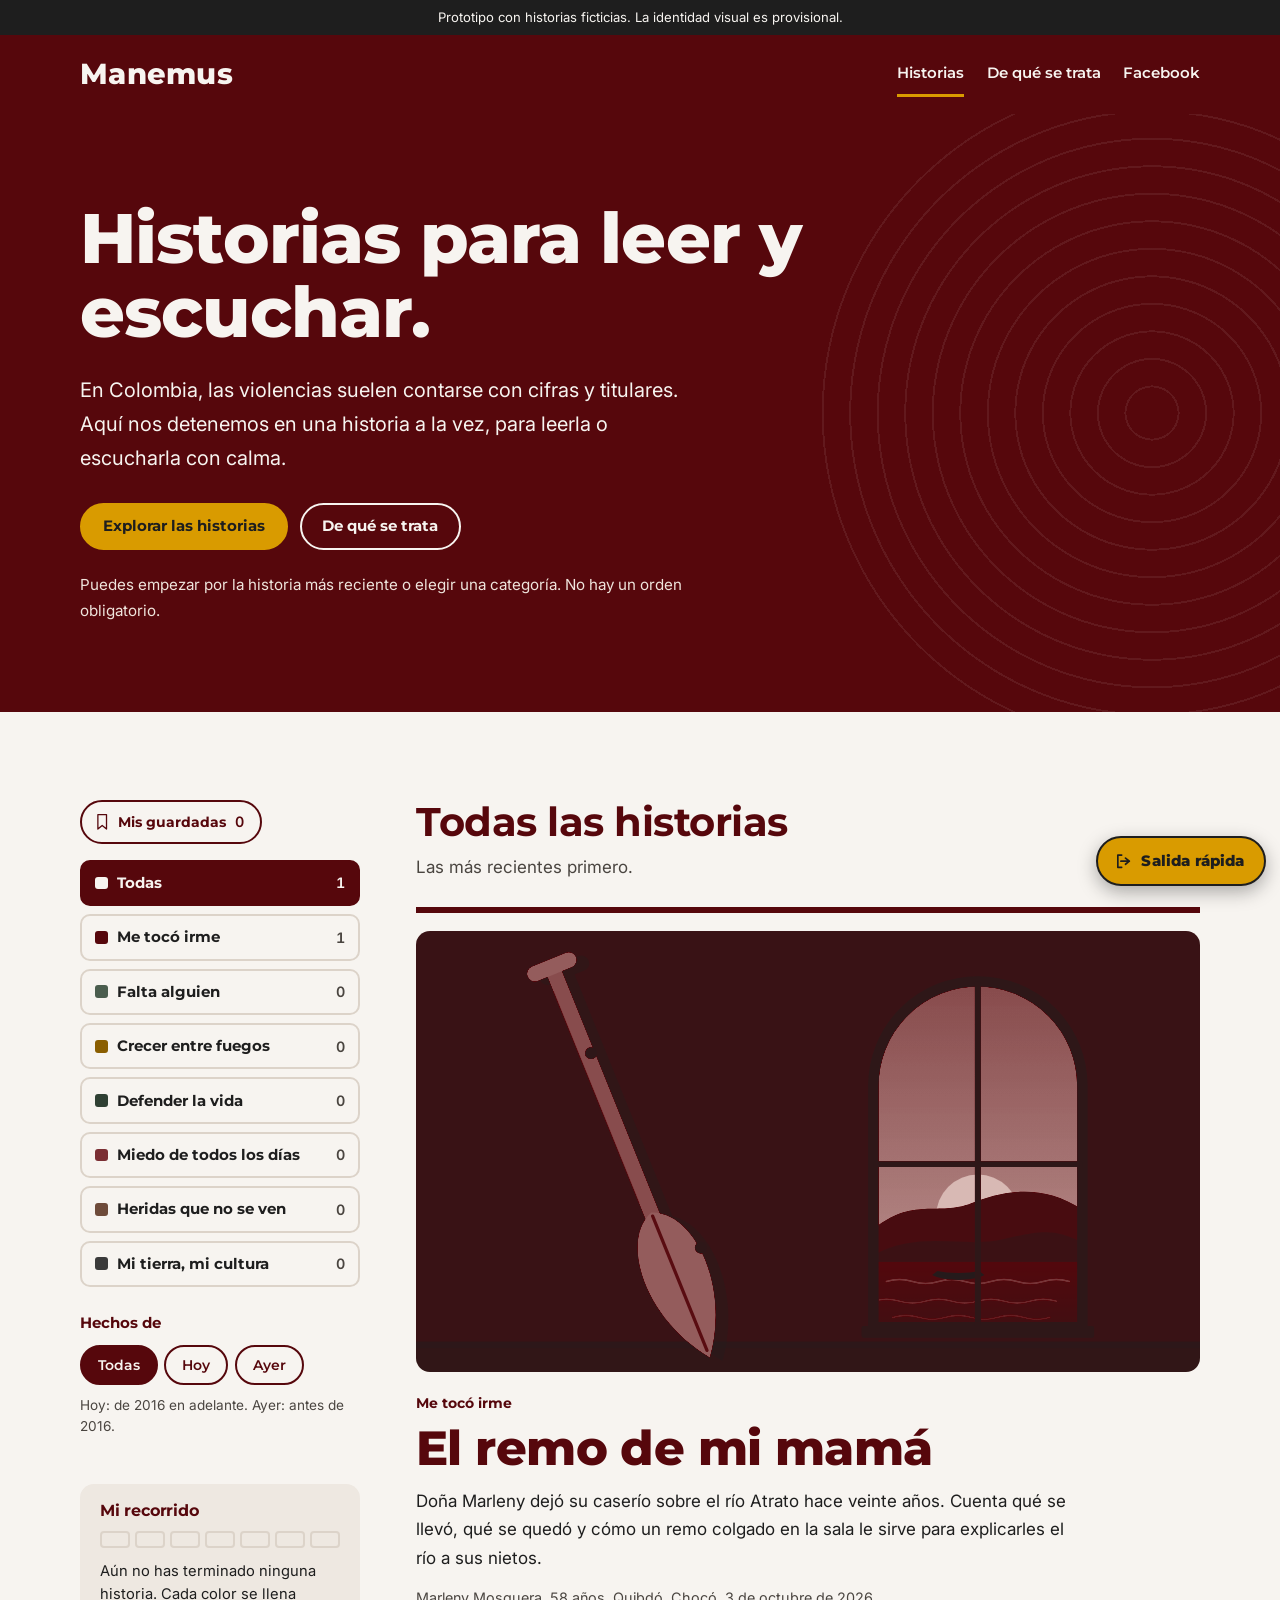
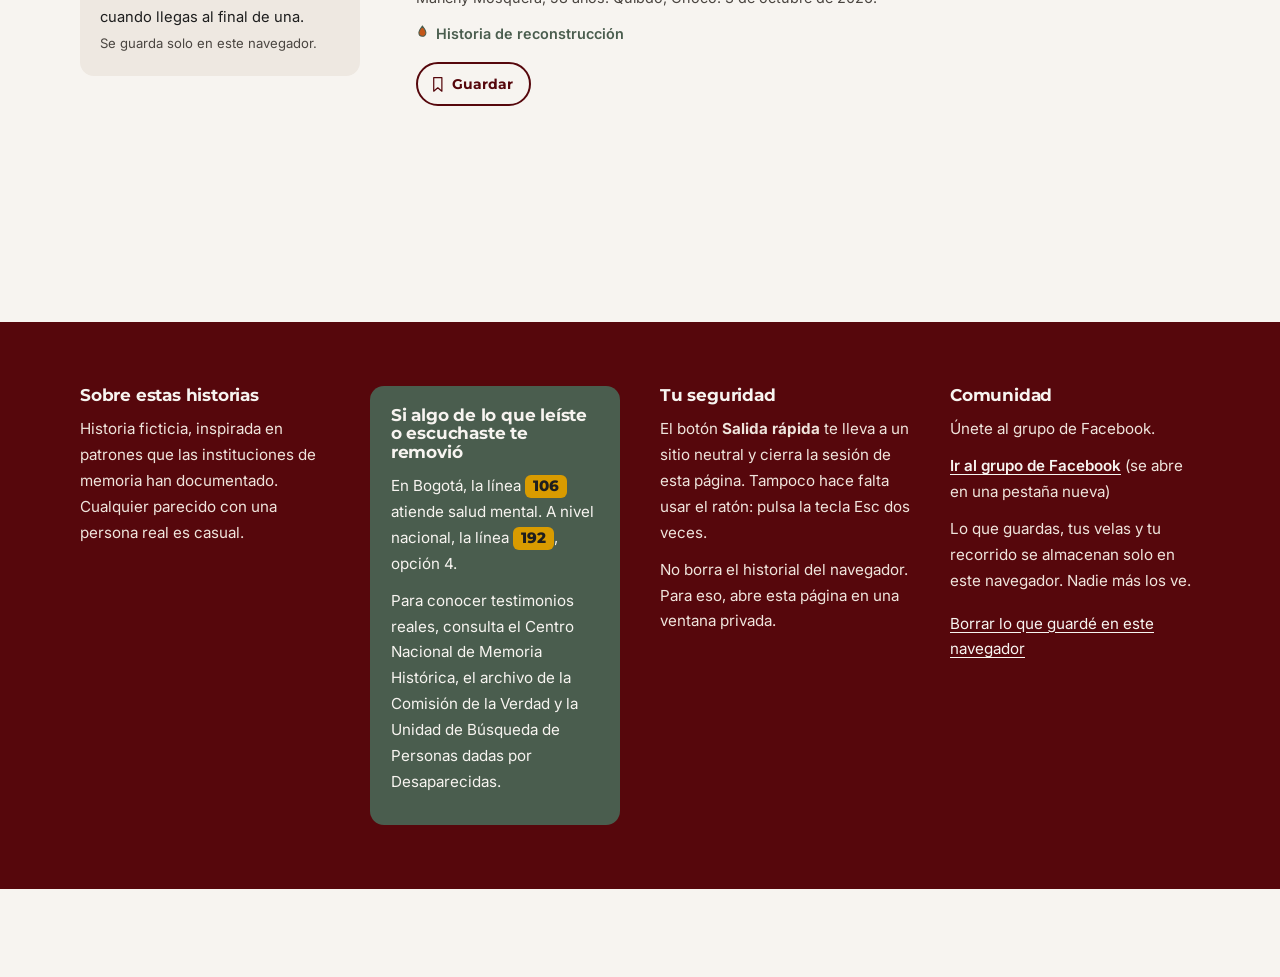
<file: index.html>
<!DOCTYPE html>
<html lang="es">
<head>
<meta charset="utf-8">
<meta name="viewport" content="width=device-width, initial-scale=1, viewport-fit=cover">
<meta name="theme-color" content="#56070c">
<title>Manemus · Historias para leer y escuchar</title>
<meta name="description" content="Manemus reúne relatos sobre las violencias en Colombia, agrupados por lo que dejaron en la vida de las personas. Se pueden leer o escuchar.">
<link rel="preconnect" href="https://fonts.googleapis.com">
<link rel="preconnect" href="https://fonts.gstatic.com" crossorigin>
<link rel="stylesheet" href="https://fonts.googleapis.com/css2?family=Inter:ital,wght@0,400..700;1,400..600&family=Montserrat:wght@500..800&display=swap">
<link rel="stylesheet" href="css/estilos.css">
</head>
<body>
<a class="saltar" href="#principal">Saltar al contenido</a>
<div class="proto" id="proto"></div>
<div class="barra">
  <div class="envoltura">
    <header class="cab">
      <a class="marca" href="index.html">Manemus</a>
      <nav class="nav" aria-label="Principal">
        <a href="index.html" aria-current="page">Historias</a>
        <a href="acerca.html">De qué se trata</a>
        <a href="#" data-facebook>Facebook</a>
      </nav>
    </header>
  </div>
</div>
<main id="principal">
  <section class="hero" aria-labelledby="titulo-portada">
    <div class="envoltura">
      <div class="hero-in">
        <h1 id="titulo-portada">Historias para leer y escuchar.</h1>
        <p>En Colombia, las violencias suelen contarse con cifras y titulares. Aquí nos detenemos en una historia a la vez, para leerla o escucharla con calma.</p>
        <div class="hero-acciones">
          <a class="boton" href="#cuerpo">Explorar las historias</a>
          <a class="boton sec" href="acerca.html">De qué se trata</a>
        </div>
        <p class="intro-nota">Puedes empezar por la historia más reciente o elegir una categoría. No hay un orden obligatorio.</p>
      </div>
    </div>
  </section>

  <div class="envoltura">
    <div class="cuerpo" id="cuerpo">
      <nav class="cats" aria-label="Categorías de historias">
        <div class="guardadas" id="guardadas"></div>
        <ul id="cats"></ul>
        <fieldset class="epoca">
          <legend>Hechos de</legend>
          <div class="grupo" id="epoca-botones"></div>
          <p>Hoy: de 2016 en adelante. Ayer: antes de 2016.</p>
        </fieldset>
      </nav>

      <section class="lista-area" aria-labelledby="lista-titulo">
        <div class="lista-cab" id="lista-cab"></div>
        <div id="lista" aria-live="polite"></div>
      </section>

      <aside class="recorrido" id="recorrido" aria-label="Mi recorrido"></aside>
    </div>
  </div>
</main>

<footer class="pie" id="pie"></footer>

<noscript><div class="envoltura"><p>Este sitio necesita JavaScript para mostrar las historias.</p></div></noscript>
<script src="js/comun.js"></script>
<script src="js/index.js"></script>
</body>
</html>
</file>
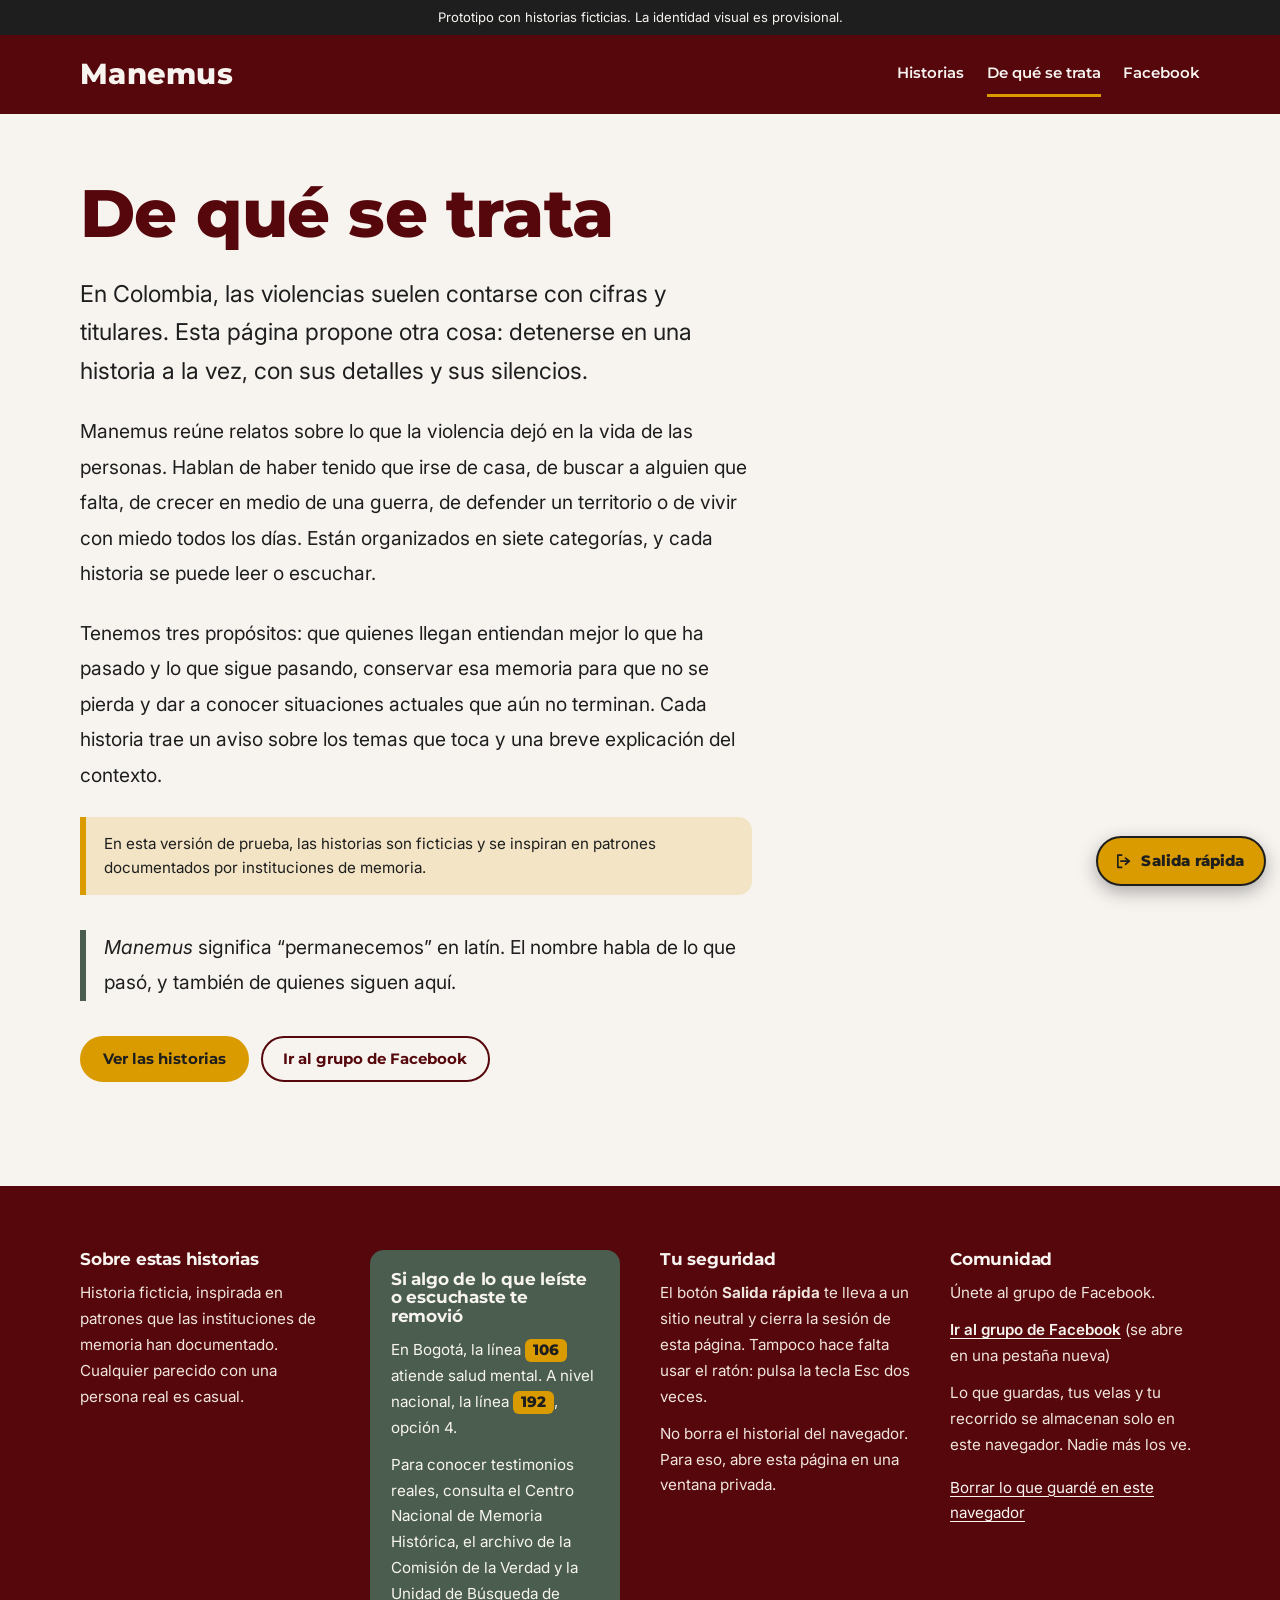
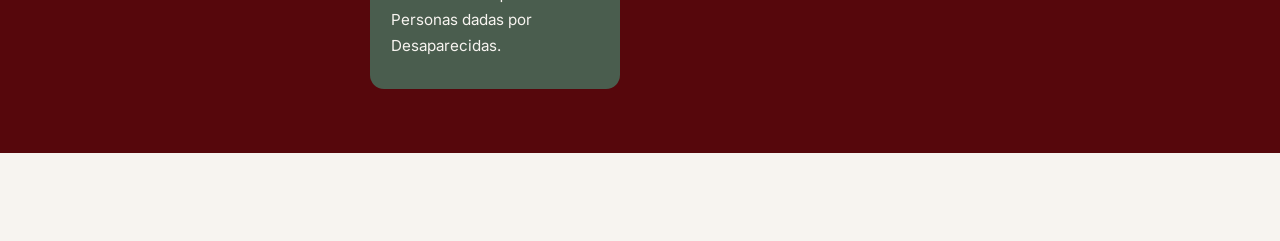
<file: acerca.html>
<!DOCTYPE html>
<html lang="es">
<head>
<meta charset="utf-8">
<meta name="viewport" content="width=device-width, initial-scale=1, viewport-fit=cover">
<meta name="theme-color" content="#56070c">
<title>De qué se trata · Manemus</title>
<meta name="description" content="Manemus reúne relatos sobre lo que la violencia dejó en la vida de las personas en Colombia. Cada historia se puede leer o escuchar.">
<link rel="preconnect" href="https://fonts.googleapis.com">
<link rel="preconnect" href="https://fonts.gstatic.com" crossorigin>
<link rel="stylesheet" href="https://fonts.googleapis.com/css2?family=Inter:ital,wght@0,400..700;1,400..600&family=Montserrat:wght@500..800&display=swap">
<link rel="stylesheet" href="css/estilos.css">
</head>
<body>
<a class="saltar" href="#contenido">Saltar al contenido</a>
<div class="proto" id="proto"></div>
<div class="barra">
  <div class="envoltura">
    <header class="cab">
      <a class="marca" href="index.html">Manemus</a>
      <nav class="nav" aria-label="Principal">
        <a href="index.html">Historias</a>
        <a href="acerca.html" aria-current="page">De qué se trata</a>
        <a href="#" data-facebook>Facebook</a>
      </nav>
    </header>
  </div>
</div>
<div class="envoltura">
  <main id="contenido">
    <article class="acerca">
      <h1>De qué se trata</h1>

      <p class="lead">En Colombia, las violencias suelen contarse con cifras y titulares. Esta página propone otra cosa: detenerse en una historia a la vez, con sus detalles y sus silencios.</p>

      <p>Manemus reúne relatos sobre lo que la violencia dejó en la vida de las personas. Hablan de haber tenido que irse de casa, de buscar a alguien que falta, de crecer en medio de una guerra, de defender un territorio o de vivir con miedo todos los días. Están organizados en siete categorías, y cada historia se puede leer o escuchar.</p>

      <p>Tenemos tres propósitos: que quienes llegan entiendan mejor lo que ha pasado y lo que sigue pasando, conservar esa memoria para que no se pierda y dar a conocer situaciones actuales que aún no terminan. Cada historia trae un aviso sobre los temas que toca y una breve explicación del contexto.</p>

      <p class="ficticia-intro" id="ficticia-intro" hidden></p>

      <p class="nombre-nota"><em>Manemus</em> significa &ldquo;permanecemos&rdquo; en latín. El nombre habla de lo que pasó, y también de quienes siguen aquí.</p>

      <div class="acerca-accion">
        <a class="boton" href="index.html">Ver las historias</a>
        <a class="boton sec" href="#" data-facebook>Ir al grupo de Facebook</a>
      </div>
    </article>
  </main>
</div>

<footer class="pie" id="pie"></footer>

<noscript><div class="envoltura"><p>Este sitio necesita JavaScript para mostrar las historias.</p></div></noscript>
<script src="js/comun.js"></script>
<script>pintarMarco();</script>
</body>
</html>
</file>
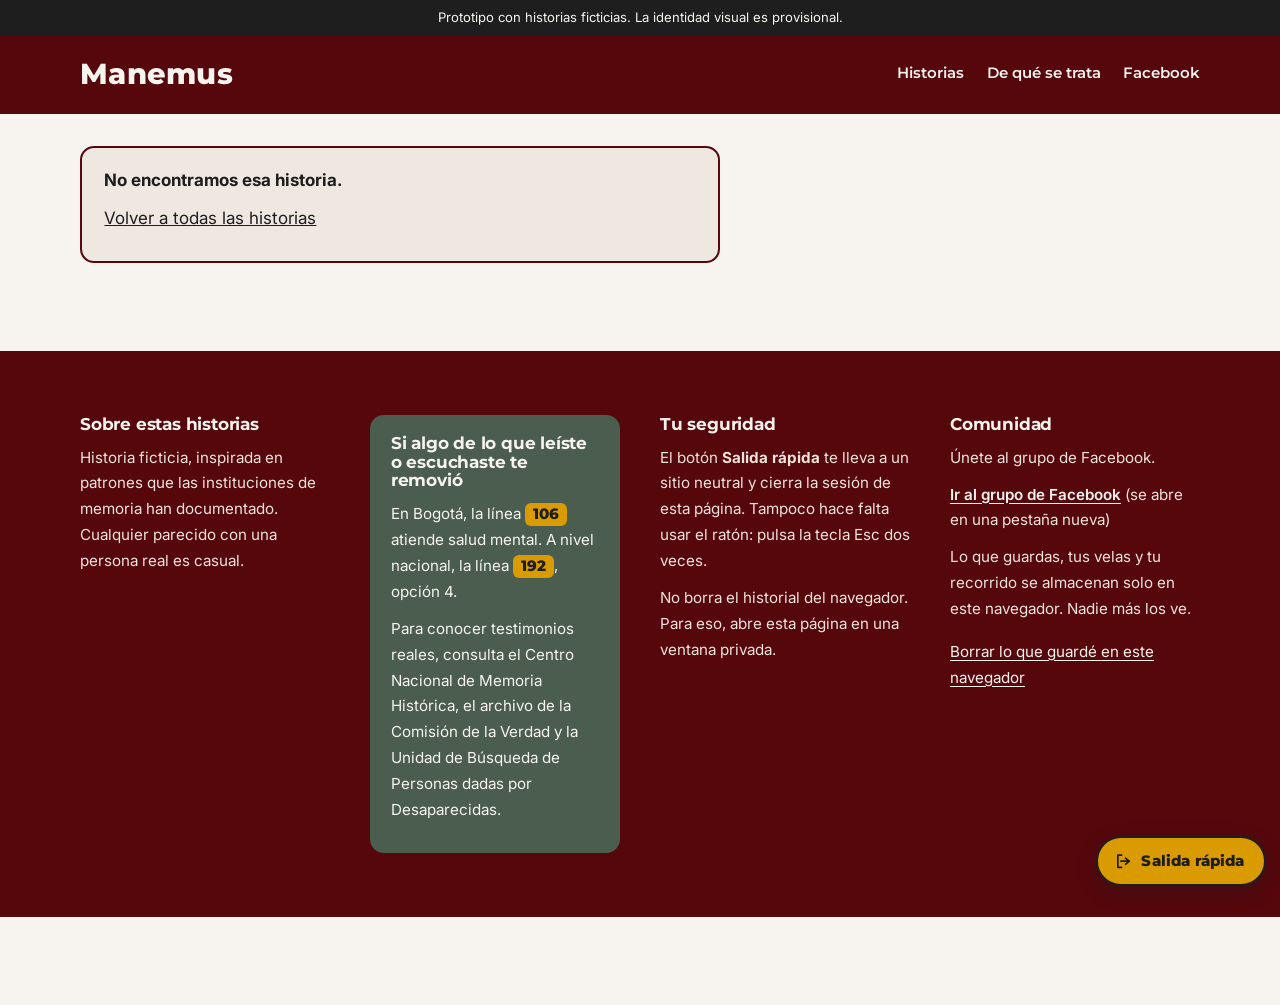
<file: historia.html>
<!DOCTYPE html>
<html lang="es">
<head>
<meta charset="utf-8">
<meta name="viewport" content="width=device-width, initial-scale=1, viewport-fit=cover">
<meta name="theme-color" content="#56070c">
<title>Historia · Manemus</title>
<link rel="preconnect" href="https://fonts.googleapis.com">
<link rel="preconnect" href="https://fonts.gstatic.com" crossorigin>
<link rel="stylesheet" href="https://fonts.googleapis.com/css2?family=Inter:ital,wght@0,400..700;1,400..600&family=Montserrat:wght@500..800&display=swap">
<link rel="stylesheet" href="css/estilos.css">
</head>
<body>
<a class="saltar" href="#contenido">Saltar al contenido</a>
<div class="proto" id="proto"></div>
<div class="barra">
  <div class="envoltura">
    <header class="cab">
      <a class="marca" href="index.html">Manemus</a>
      <nav class="nav" aria-label="Principal">
        <a href="index.html">Historias</a>
        <a href="acerca.html">De qué se trata</a>
        <a href="#" data-facebook>Facebook</a>
      </nav>
    </header>
  </div>
</div>
<div class="envoltura">
  <main id="contenido">
    <p>Cargando la historia…</p>
  </main>
</div>

<footer class="pie" id="pie"></footer>

<noscript><div class="envoltura"><p>Este sitio necesita JavaScript para mostrar las historias.</p></div></noscript>
<script src="js/comun.js"></script>
<script src="js/historia.js"></script>
</body>
</html>
</file>
<file: css/estilos.css>
/* =====================================================================
   MANEMUS · estilos
   Sistema de diseño: paleta 60-30-10 pensada para un tema delicado.
   - 60%  Hueso / arena   #F7F4F0  fondo general y cuerpos de tarjetas (nunca blanco puro)
   - 30%  Vinotinto       #56070c  encabezados, barra, héroe, pie: peso institucional
   - 10%  Mostaza         #D99B00  acciones principales, líneas de ayuda, alertas
   -      Oliva           #4A5D4E  recuperación, apoyo, testimonios
   -      Texto           #1E1E1E  cuerpo de texto
   Todo el color vive en los tokens de abajo.
   ===================================================================== */

/* ---------- Tokens ---------- */
:root {
  --hueso: #F7F4F0;
  --vino: #56070c;
  --mostaza: #D99B00;
  --oliva: #4A5D4E;
  --texto: #1E1E1E;

  /* derivados de la misma paleta */
  --suave: #4A4540;          /* texto secundario (8:1 sobre hueso) */
  --linea: #DCD3C9;          /* bordes finos */
  --superficie: #EEE8E1;     /* tarjetas y módulos sobre hueso */
  --mostaza-claro: #F2E4C5;  /* avisos de precaución */
  --sobre-vino: #EFE4DC;     /* texto secundario sobre vinotinto */

  --titulo: "Montserrat", "Inter", system-ui, -apple-system, "Segoe UI", Roboto, Arial, sans-serif;
  --cuerpo: "Inter", system-ui, -apple-system, "Segoe UI", Roboto, Arial, sans-serif;

  --ancho: 76rem;
  --lado: clamp(1rem, 4.5vw, 3rem);       /* margen lateral fluido */
  --aire: clamp(2.5rem, 7vw, 5.5rem);     /* espacio entre bloques */
  --radio: 14px;
  color-scheme: light;
}

/* El color de cada categoría llega en --cat (todas son tonos de la paleta). */
.ctx { --cat-texto: var(--cat); }

/* ---------- Base ---------- */
*, *::before, *::after { box-sizing: border-box; }
html { -webkit-text-size-adjust: 100%; background: var(--hueso); scroll-behavior: smooth; }
body {
  margin: 0; background: var(--hueso); color: var(--texto);
  font-family: var(--cuerpo); font-size: 1.0625rem; line-height: 1.7;
  overflow-wrap: break-word;
  padding-bottom: calc(5.5rem + env(safe-area-inset-bottom, 0px));   /* deja libre el botón de salida */
}
img, svg, video { max-width: 100%; }
a { color: inherit; }
button, select { font-family: var(--cuerpo); }
h1, h2, h3 { font-family: var(--titulo); color: var(--vino); line-height: 1.12; letter-spacing: -.012em; margin: 0; }
p { margin-top: 0; }
:focus-visible { outline: 3px solid var(--texto); outline-offset: 3px; }
.barra :focus-visible, .hero :focus-visible, .pie :focus-visible, .proto :focus-visible { outline-color: var(--mostaza); }
.envoltura { width: 100%; max-width: var(--ancho); margin: 0 auto; padding-inline: max(var(--lado), env(safe-area-inset-left, 0px)) max(var(--lado), env(safe-area-inset-right, 0px)); }
.solo-lectores { position: absolute; width: 1px; height: 1px; overflow: hidden; clip: rect(0 0 0 0); white-space: nowrap; }
.saltar { position: absolute; left: .75rem; top: -4rem; z-index: 2000; background: var(--mostaza); color: var(--texto); font-weight: 700; padding: .7rem 1rem; border-radius: 8px; text-decoration: none; }
.saltar:focus { top: .75rem; }

/* ---------- Botones ---------- */
.boton {
  appearance: none; display: inline-flex; align-items: center; justify-content: center; gap: .5rem;
  min-height: 2.9rem; padding: .65rem 1.3rem; border-radius: 999px;
  background: var(--mostaza); color: var(--texto); border: 2px solid var(--mostaza);
  font-family: var(--titulo); font-weight: 700; font-size: .95rem; line-height: 1.2;
  text-decoration: none; text-align: center; cursor: pointer;
}
.boton:hover { background: #C78C00; border-color: #C78C00; }
.boton.sec { background: transparent; color: var(--vino); border-color: var(--vino); }
.boton.sec:hover { background: var(--vino); color: var(--hueso); }
.boton[hidden] { display: none; }
.hero .boton.sec, .pie .boton.sec { color: var(--hueso); border-color: var(--hueso); }
.hero .boton.sec:hover, .pie .boton.sec:hover { background: var(--hueso); color: var(--vino); }
a.boton { line-height: 1.2; }

/* ---------- Salida rápida (siempre visible) ---------- */
.salida-rapida {
  position: fixed; z-index: 1000;
  right: max(.9rem, env(safe-area-inset-right, 0px)); bottom: max(.9rem, env(safe-area-inset-bottom, 0px));
  display: inline-flex; align-items: center; gap: .55rem; min-height: 3.1rem; padding: .65rem 1.2rem .65rem 1rem;
  background: var(--mostaza); color: var(--texto); border: 2px solid var(--texto); border-radius: 999px;
  font-family: var(--titulo); font-weight: 800; font-size: .95rem; letter-spacing: .01em; cursor: pointer;
  box-shadow: 0 6px 18px rgba(30, 30, 30, .35);
}
.salida-rapida:hover { background: #C78C00; }
.salida-rapida:focus-visible { outline: 3px solid var(--vino); outline-offset: 3px; }
.salida-rapida svg { width: 1.15rem; height: 1.15rem; flex: none; }

/* ---------- Franja de prototipo y barra superior ---------- */
.proto { background: var(--texto); color: var(--hueso); font-size: .82rem; line-height: 1.45; text-align: center; padding: .5rem var(--lado); }
.barra { background: var(--vino); color: var(--hueso); }
.cab { display: flex; flex-wrap: wrap; justify-content: space-between; align-items: center; gap: .15rem 1.5rem; padding-block: .6rem; }
.marca { font-family: var(--titulo); font-weight: 800; font-size: clamp(1.45rem, 4vw, 1.8rem); letter-spacing: .01em; color: var(--hueso); text-decoration: none; padding-block: .35rem; }
.nav { display: flex; flex-wrap: wrap; gap: 0 1.4rem; font-family: var(--titulo); font-weight: 600; font-size: .92rem; }
.nav a { display: inline-flex; align-items: center; min-height: 2.75rem; color: var(--hueso); text-decoration: none; border-bottom: 3px solid transparent; }
.nav a:hover { border-bottom-color: rgba(247, 244, 240, .5); }
.nav a[aria-current="page"] { border-bottom-color: var(--mostaza); }

/* ---------- Héroe de la portada ---------- */
.hero { position: relative; overflow: hidden; background: var(--vino); color: var(--hueso); padding-block: var(--aire); }
.hero::before {                       /* arcos abstractos: sin imágenes ni símbolos de violencia */
  content: ""; position: absolute; right: -14rem; top: 50%; width: 44rem; aspect-ratio: 1; transform: translateY(-50%);
  border-radius: 50%; pointer-events: none;
  background: repeating-radial-gradient(circle at center, transparent 0 1.6rem, rgba(247, 244, 240, .075) 1.6rem 1.72rem);
}
.hero-in { position: relative; max-width: var(--ancho); }
.hero h1 { color: var(--hueso); font-weight: 800; font-size: clamp(2.2rem, 7.5vw, 4.4rem); line-height: 1.05; max-width: 16ch; margin-bottom: 1.4rem; }
.hero p { font-size: clamp(1.05rem, 1rem + .5vw, 1.25rem); line-height: 1.7; max-width: 38rem; margin-bottom: 1.1rem; }
.hero .intro-nota { font-size: .95rem; color: var(--sobre-vino); margin-top: 1.4rem; margin-bottom: 0; }
.hero .intro-nota a { color: var(--hueso); font-weight: 600; text-underline-offset: 3px; }
.hero-acciones { display: flex; flex-wrap: wrap; gap: .75rem; margin-top: 1.8rem; }

/* ---------- Portada: categorías + lista ---------- */
.cuerpo { display: grid; grid-template-columns: minmax(0, 1fr); grid-template-areas: "cats" "lista" "recorrido"; gap: 2.5rem; padding-block: var(--aire); }
.cats { grid-area: cats; min-width: 0; }
.lista-area { grid-area: lista; min-width: 0; }
.cats ul { list-style: none; margin: 0 0 1.5rem; padding: 0; display: grid; gap: .5rem; grid-template-columns: repeat(auto-fill, minmax(11.5rem, 1fr)); }
.cat {
  appearance: none; width: 100%; min-height: 2.9rem; display: grid; grid-template-columns: .8rem 1fr auto; gap: .6rem; align-items: center;
  text-align: left; background: transparent; color: var(--texto); border: 2px solid var(--linea); border-radius: 10px;
  padding: .45rem .8rem; cursor: pointer;
  font-family: var(--titulo); font-weight: 700; font-size: .95rem; line-height: 1.2;
}
.cat:hover { border-color: var(--cat, var(--vino)); background: var(--superficie); }
.cat .muestra { width: .8rem; height: .8rem; background: var(--cat); border-radius: 3px; }
.cat.todas .muestra { background: var(--vino); }
.cat .num { font-family: var(--cuerpo); font-size: .9rem; font-weight: 600; font-variant-numeric: tabular-nums; color: var(--suave); }
.cat.activa { background: var(--cat); border-color: var(--cat); color: var(--hueso); }
.cat.activa .muestra { background: var(--hueso); }
.cat.activa .num { color: var(--hueso); }
.cat.todas.activa { background: var(--vino); border-color: var(--vino); }

.guardadas { margin-bottom: 1rem; }
.chip-guardadas { appearance: none; display: inline-flex; align-items: center; gap: .55rem; min-height: 2.75rem; border: 2px solid var(--vino); background: transparent; color: var(--vino); font-family: var(--titulo); font-weight: 700; font-size: .9rem; padding: .4rem 1rem .4rem .8rem; border-radius: 999px; cursor: pointer; }
.chip-guardadas svg { width: .9rem; height: 1.1rem; }
.chip-guardadas .marcador { fill: none; stroke: currentColor; stroke-width: 1.8; stroke-linejoin: round; }
.chip-guardadas .num { font-family: var(--cuerpo); font-weight: 600; font-variant-numeric: tabular-nums; }
.chip-guardadas[aria-pressed="true"] { background: var(--vino); color: var(--hueso); }
.chip-guardadas[aria-pressed="true"] .marcador { fill: currentColor; }

.epoca { border: 0; margin: 0 0 1.5rem; padding: 0; }
.epoca legend { font-family: var(--titulo); font-weight: 700; font-size: .92rem; color: var(--vino); padding: 0; margin-bottom: .55rem; }
.epoca .grupo { display: flex; flex-wrap: wrap; gap: .4rem; }
.epoca button { appearance: none; min-height: 2.5rem; border: 2px solid var(--vino); background: transparent; color: var(--vino); font-family: var(--titulo); font-weight: 600; font-size: .88rem; padding: .3rem 1rem; border-radius: 999px; cursor: pointer; }
.epoca button[aria-pressed="true"] { background: var(--vino); color: var(--hueso); }
.epoca p { font-size: .85rem; color: var(--suave); margin: .65rem 0 0; line-height: 1.5; }

.recorrido { grid-area: recorrido; align-self: start; background: var(--superficie); border-radius: var(--radio); padding: 1.1rem 1.25rem; }
.recorrido h2 { font-size: 1rem; margin-bottom: .7rem; }
.recorrido .mapa { list-style: none; margin: 0 0 .75rem; padding: 0; display: flex; gap: .3rem; }
.recorrido .mapa li { flex: 1; height: 1.1rem; border-radius: 4px; border: 2px solid var(--linea); background: transparent; }
.recorrido .mapa li.hecha { background: var(--cat); border-color: var(--cat); }
.recorrido p { margin: 0 0 .3rem; font-size: .92rem; line-height: 1.55; }
.recorrido .nota-chica { font-size: .82rem; color: var(--suave); }

.lista-cab { margin-bottom: 1.6rem; }
.lista-cab h2 { font-size: clamp(1.6rem, 4.5vw, 2.5rem); margin-bottom: .5rem; }
.lista-cab p { margin: 0; color: var(--suave); max-width: 38rem; }

.relato { position: relative; container-type: inline-size; border-top: 6px solid var(--cat); padding: 1.1rem 0 2.5rem; }
.relato-enlace { display: grid; grid-template-columns: minmax(0, 1fr); gap: 1.2rem; text-decoration: none; color: inherit; }
.relato-img { aspect-ratio: 16 / 9; background: var(--superficie); border-radius: var(--radio); overflow: hidden; }
.relato-img img, .portada img { width: 100%; height: 100%; object-fit: cover; display: block; filter: url(#duotono); }
.relato-cat { font-family: var(--titulo); font-weight: 700; font-size: .9rem; color: var(--cat-texto); margin: 0 0 .4rem; }
.relato h3 { font-weight: 800; font-size: clamp(1.5rem, 4.5vw, 2.1rem); line-height: 1.12; margin-bottom: .7rem; }
.relato.destacado h3 { font-size: clamp(1.8rem, 5.5vw, 3rem); }
.relato-enlace:hover h3 { text-decoration: underline; text-decoration-thickness: 4px; text-underline-offset: 6px; text-decoration-color: var(--mostaza); }
.relato-res { margin: 0 0 .8rem; max-width: 42rem; }
.relato-meta { font-size: .9rem; color: var(--suave); margin: 0; }
.marca-esp { display: flex; align-items: center; gap: .45rem; font-size: .9rem; font-weight: 600; color: var(--oliva); margin: .7rem 0 0; }
.marca-esp svg { width: .8rem; height: 1.1rem; flex: none; }
.estado-leida { display: inline-flex; align-items: center; gap: .25rem; margin-left: .7rem; color: var(--oliva); font-weight: 600; }
.estado-leida svg { width: .9rem; height: .9rem; }
.guardar-mini { appearance: none; display: inline-flex; align-items: center; gap: .5rem; min-height: 2.75rem; margin-top: 1rem; padding: .4rem 1rem .4rem .8rem; border: 2px solid var(--vino); border-radius: 999px; background: transparent; color: var(--vino); font-family: var(--titulo); font-weight: 700; font-size: .88rem; cursor: pointer; }
.guardar-mini:hover { background: var(--superficie); }
.guardar-mini svg { width: .85rem; height: 1.05rem; }
.guardar-mini .marcador { fill: none; stroke: currentColor; stroke-width: 1.8; stroke-linejoin: round; }
.guardar-mini[aria-pressed="true"] { background: var(--vino); color: var(--hueso); }
.guardar-mini[aria-pressed="true"] .marcador { fill: currentColor; }
.vacio { background: var(--superficie); border-radius: var(--radio); padding: 1.4rem 1.6rem; max-width: 36rem; }
.vacio p { margin: 0; }

@container (min-width: 40rem) {
  .relato:not(.destacado) .relato-enlace { grid-template-columns: minmax(12rem, 17rem) minmax(0, 1fr); gap: 1.75rem; align-items: start; }
}

/* ---------- Página de una historia ---------- */
.historia-cab { padding-top: clamp(1.5rem, 5vw, 3rem); max-width: 56rem; }
.cat-enlace { display: inline-block; font-family: var(--titulo); font-weight: 700; font-size: .95rem; color: var(--cat-texto); text-decoration: none; border-bottom: 3px solid var(--cat); padding-bottom: 2px; }
.cat-enlace:hover { background: var(--superficie); }
.historia h1 { font-weight: 800; font-size: clamp(2rem, 7vw, 4.4rem); line-height: 1.06; margin: 1.1rem 0 1.2rem; }
.bajada { font-size: clamp(1.1rem, 1rem + .6vw, 1.35rem); line-height: 1.65; max-width: 42rem; margin: 0; color: var(--texto); }
.portada { margin: 1.75rem 0 2.25rem; border-radius: var(--radio); overflow: hidden; aspect-ratio: 4 / 3; background: var(--superficie); }
@media (min-width: 640px) { .portada { aspect-ratio: 16 / 7; } }
@media (min-width: 1000px) { .portada { aspect-ratio: 21 / 8; } }

.acciones { display: flex; flex-wrap: wrap; gap: .6rem; margin-top: 1.5rem; }
.accion { appearance: none; display: inline-flex; align-items: center; gap: .55rem; min-height: 2.9rem; padding: .5rem 1.05rem .5rem .85rem; border: 2px solid var(--vino); border-radius: 999px; background: transparent; color: var(--vino); font-family: var(--titulo); font-weight: 700; font-size: .9rem; cursor: pointer; }
.accion:hover { background: var(--superficie); }
.accion svg { width: 1.05rem; height: 1.35rem; flex: none; }
.accion .marcador { fill: none; stroke: currentColor; stroke-width: 1.8; stroke-linejoin: round; }
.accion[aria-pressed="true"] { background: var(--vino); color: var(--hueso); }
.accion[aria-pressed="true"] .marcador { fill: currentColor; }
.accion-vela .llama { fill: none; stroke: currentColor; stroke-width: 1.6; }
.accion-vela[aria-pressed="true"] { background: var(--mostaza); border-color: var(--mostaza); color: var(--texto); }
.accion-vela[aria-pressed="true"] .llama { fill: #c4571a; stroke: #7a2f08; }
.estado-accion { font-size: .92rem; color: var(--suave); min-height: 1.5rem; margin: .6rem 0 0; }
.panel-compartir { display: flex; flex-wrap: wrap; gap: .5rem; margin-top: .6rem; }

.historia-cuerpo { display: grid; grid-template-columns: minmax(0, 1fr); gap: 2.25rem; padding-bottom: 1rem; }
.lateral { min-width: 0; }
.lateral dl { margin: 0 0 1.4rem; display: grid; gap: .9rem 1.2rem; grid-template-columns: repeat(auto-fit, minmax(9.5rem, 1fr)); }
.lateral dt { font-size: .8rem; color: var(--suave); margin: 0; }
.lateral dd { margin: 0; font-weight: 600; line-height: 1.4; }
.etiquetas { list-style: none; margin: 0 0 1.5rem; padding: 0; display: flex; flex-wrap: wrap; gap: .4rem; }
.etiquetas li { font-size: .8rem; border: 1.5px solid var(--linea); border-radius: 999px; padding: .2rem .7rem; background: var(--superficie); }

.escucha { background: var(--superficie); border-radius: var(--radio); padding: 1.1rem 1.2rem; }
.escucha h2 { font-size: 1rem; margin-bottom: .7rem; }
.escucha audio { width: 100%; }
.escucha .controles { display: flex; flex-wrap: wrap; gap: .5rem; align-items: center; }
.escucha label { font-size: .88rem; display: flex; flex-wrap: wrap; gap: .5rem; align-items: center; margin-top: .8rem; }
.escucha select { min-height: 2.5rem; font-size: 1rem; padding: .25rem .6rem; border-radius: 8px; border: 2px solid var(--vino); background: var(--hueso); color: var(--texto); }
.nota { font-size: .82rem; color: var(--suave); margin: .8rem 0 0; line-height: 1.55; }

.aviso-hist { display: flex; gap: .8rem; align-items: flex-start; background: var(--mostaza-claro); border-left: 6px solid var(--mostaza); border-radius: 0 var(--radio) var(--radio) 0; padding: .9rem 1.1rem; margin: 0 0 1rem; max-width: 40rem; font-size: .95rem; line-height: 1.55; }
.aviso-hist svg { width: 1.25rem; height: 1.25rem; flex: none; margin-top: .15rem; color: var(--texto); }
.ficticia { font-size: .88rem; color: var(--suave); margin: 0 0 2rem; max-width: 40rem; line-height: 1.6; }

.texto { max-width: 40rem; }
.texto p { font-size: clamp(1.06rem, 1rem + .35vw, 1.2rem); line-height: 1.85; margin: 0 0 1.6rem; }
.texto h2 { font-size: clamp(1.4rem, 3.6vw, 1.9rem); margin: 3rem 0 1rem; }
.texto h2:first-child { margin-top: 0; }
.texto blockquote { margin: 2rem 0; padding: .3rem 0 .3rem 1.2rem; border-left: 5px solid var(--oliva); font-style: italic; }
.texto blockquote p { margin: 0; }
.frase { transition: background .15s; }
.frase.leyendo { background: var(--mostaza); color: var(--texto); -webkit-box-decoration-break: clone; box-decoration-break: clone; }
.texto.habla .frase { cursor: pointer; }
.texto.habla .frase:hover { text-decoration: underline dotted; text-underline-offset: 4px; }

.entender { margin-top: 3rem; padding: 1.3rem 1.5rem 1.5rem; background: var(--superficie); border-left: 6px solid var(--vino); border-radius: 0 var(--radio) var(--radio) 0; max-width: 44rem; }
.entender h2 { font-size: clamp(1.25rem, 3.4vw, 1.6rem); margin-bottom: .8rem; }
.entender p { margin: 0 0 .9rem; line-height: 1.75; }
.entender ul { margin: 0; padding-left: 1.1rem; font-size: .88rem; color: var(--suave); line-height: 1.6; }
.entender .fuentes-t { font-size: .88rem; font-weight: 700; margin: 1.1rem 0 .3rem; }

.cierre { margin-top: 2.5rem; max-width: 40rem; }
.cierre[hidden] { display: none; }
.cierre .pausa { background: var(--oliva); color: var(--hueso); border-radius: var(--radio); padding: 1.2rem 1.4rem; font-size: 1.1rem; line-height: 1.7; margin: 0 0 1rem; }
.progreso-cierre { margin: 0 0 1rem; font-weight: 600; }

/* Módulo de apoyo: oliva = recuperación y ayuda; los teléfonos en mostaza */
.apoyo { margin-top: 2rem; max-width: 44rem; background: var(--oliva); color: var(--hueso); border-radius: var(--radio); padding: 1.25rem 1.4rem; font-size: .98rem; line-height: 1.75; }
.apoyo strong:first-child { font-family: var(--titulo); }
.linea { display: inline-block; background: var(--mostaza); color: var(--texto); font-family: var(--titulo); font-weight: 800; border-radius: 6px; padding: 0 .5rem; line-height: 1.5; }

.mas { margin-top: var(--aire); }
.mas h2 { font-size: clamp(1.4rem, 3.6vw, 1.9rem); margin-bottom: 1rem; }
.mas ul { list-style: none; margin: 0; padding: 0; display: grid; gap: .6rem; }
.mas a { display: block; font-family: var(--titulo); font-weight: 700; font-size: 1.15rem; line-height: 1.3; text-decoration: none; color: var(--vino); border-left: 6px solid var(--cat); padding: .5rem .9rem; background: var(--superficie); border-radius: 0 10px 10px 0; }
.mas a:hover { text-decoration: underline; text-underline-offset: 4px; }

/* ---------- Página "De qué se trata" ---------- */
.acerca { max-width: 42rem; padding-block: clamp(1.5rem, 6vw, 4rem) 1rem; }
.acerca h1 { font-weight: 800; font-size: clamp(2.1rem, 7vw, 4.2rem); line-height: 1.06; margin-bottom: 1.6rem; }
.acerca p { font-size: clamp(1.06rem, 1rem + .35vw, 1.2rem); line-height: 1.85; margin: 0 0 1.5rem; }
.acerca .lead { font-size: clamp(1.2rem, 1.05rem + .8vw, 1.45rem); line-height: 1.65; }
.acerca .ficticia-intro { font-size: .95rem; line-height: 1.6; background: var(--mostaza-claro); border-left: 6px solid var(--mostaza); border-radius: 0 var(--radio) var(--radio) 0; padding: .9rem 1.1rem; }
.acerca .nombre-nota { margin-top: 2.2rem; padding-left: 1.1rem; border-left: 6px solid var(--oliva); }
.acerca [hidden] { display: none; }
.acerca-accion { display: flex; flex-wrap: wrap; gap: .75rem; margin-top: 2.2rem; }

/* ---------- Pie ---------- */
.pie { margin-top: var(--aire); background: var(--vino); color: var(--hueso); padding-block: clamp(2.5rem, 6vw, 4rem); font-size: .95rem; line-height: 1.7; }
.pie .envoltura { display: grid; gap: 2rem 2.5rem; grid-template-columns: repeat(auto-fit, minmax(14.5rem, 1fr)); }
.pie h2 { font-size: 1.05rem; color: var(--hueso); margin-bottom: .7rem; }
.pie p { margin: 0 0 .7rem; color: var(--sobre-vino); max-width: 34rem; }
.pie a { color: var(--hueso); font-weight: 600; text-underline-offset: 3px; }
.pie .modulo-apoyo { background: var(--oliva); border-radius: var(--radio); padding: 1.2rem 1.3rem; }
.pie .modulo-apoyo p { color: var(--hueso); }
.enlace-boton { appearance: none; background: none; border: 0; padding: .35rem 0; min-height: 2.5rem; font: inherit; color: var(--hueso); text-decoration: underline; text-underline-offset: 3px; cursor: pointer; text-align: left; }

.error { border: 2px solid var(--vino); background: var(--superficie); border-radius: var(--radio); padding: 1.1rem 1.4rem; max-width: 40rem; margin: 2rem 0; }
.error p { margin: 0 0 .6rem; }
.error code { background: var(--hueso); padding: .1rem .4rem; border-radius: 4px; overflow-wrap: anywhere; }

/* ---------- Pantallas medianas y grandes ---------- */
@media (min-width: 62rem) {
  .cuerpo { grid-template-columns: 17.5rem minmax(0, 1fr); grid-template-rows: auto 1fr; grid-template-areas: "cats lista" "recorrido lista"; gap: 1.5rem 3.5rem; }
  .cats ul { grid-template-columns: minmax(0, 1fr); }
  .historia-cuerpo { grid-template-columns: 17rem minmax(0, 40rem); gap: 4.5rem; }
  .lateral { position: sticky; top: 1rem; align-self: start; }
  .lateral dl { grid-template-columns: minmax(0, 1fr); }
  .mas ul { grid-template-columns: repeat(auto-fit, minmax(16rem, 1fr)); }
}
@media (max-width: 40rem) {
  .cats ul { grid-template-columns: repeat(auto-fill, minmax(10rem, 1fr)); }
  .cat { font-size: .88rem; padding-inline: .65rem; }
  .hero::before { right: -22rem; opacity: .7; }
  .hero-acciones .boton { flex: 1 1 100%; }
  .acerca-accion .boton { flex: 1 1 100%; }
  .acciones .accion { flex: 1 1 100%; justify-content: center; }
  .cab { justify-content: center; text-align: center; }
  .nav { justify-content: center; gap: 0 1.1rem; }
}
@media (max-height: 30rem) and (orientation: landscape) {
  .salida-rapida { min-height: 2.6rem; padding-block: .4rem; }
}

@media (prefers-reduced-motion: reduce) {
  html { scroll-behavior: auto; }
  * { transition: none !important; }
}
@media print {
  .salida-rapida, .acciones, .escucha, .barra, .proto, .guardar-mini { display: none !important; }
  body { padding-bottom: 0; }
}
</file>
